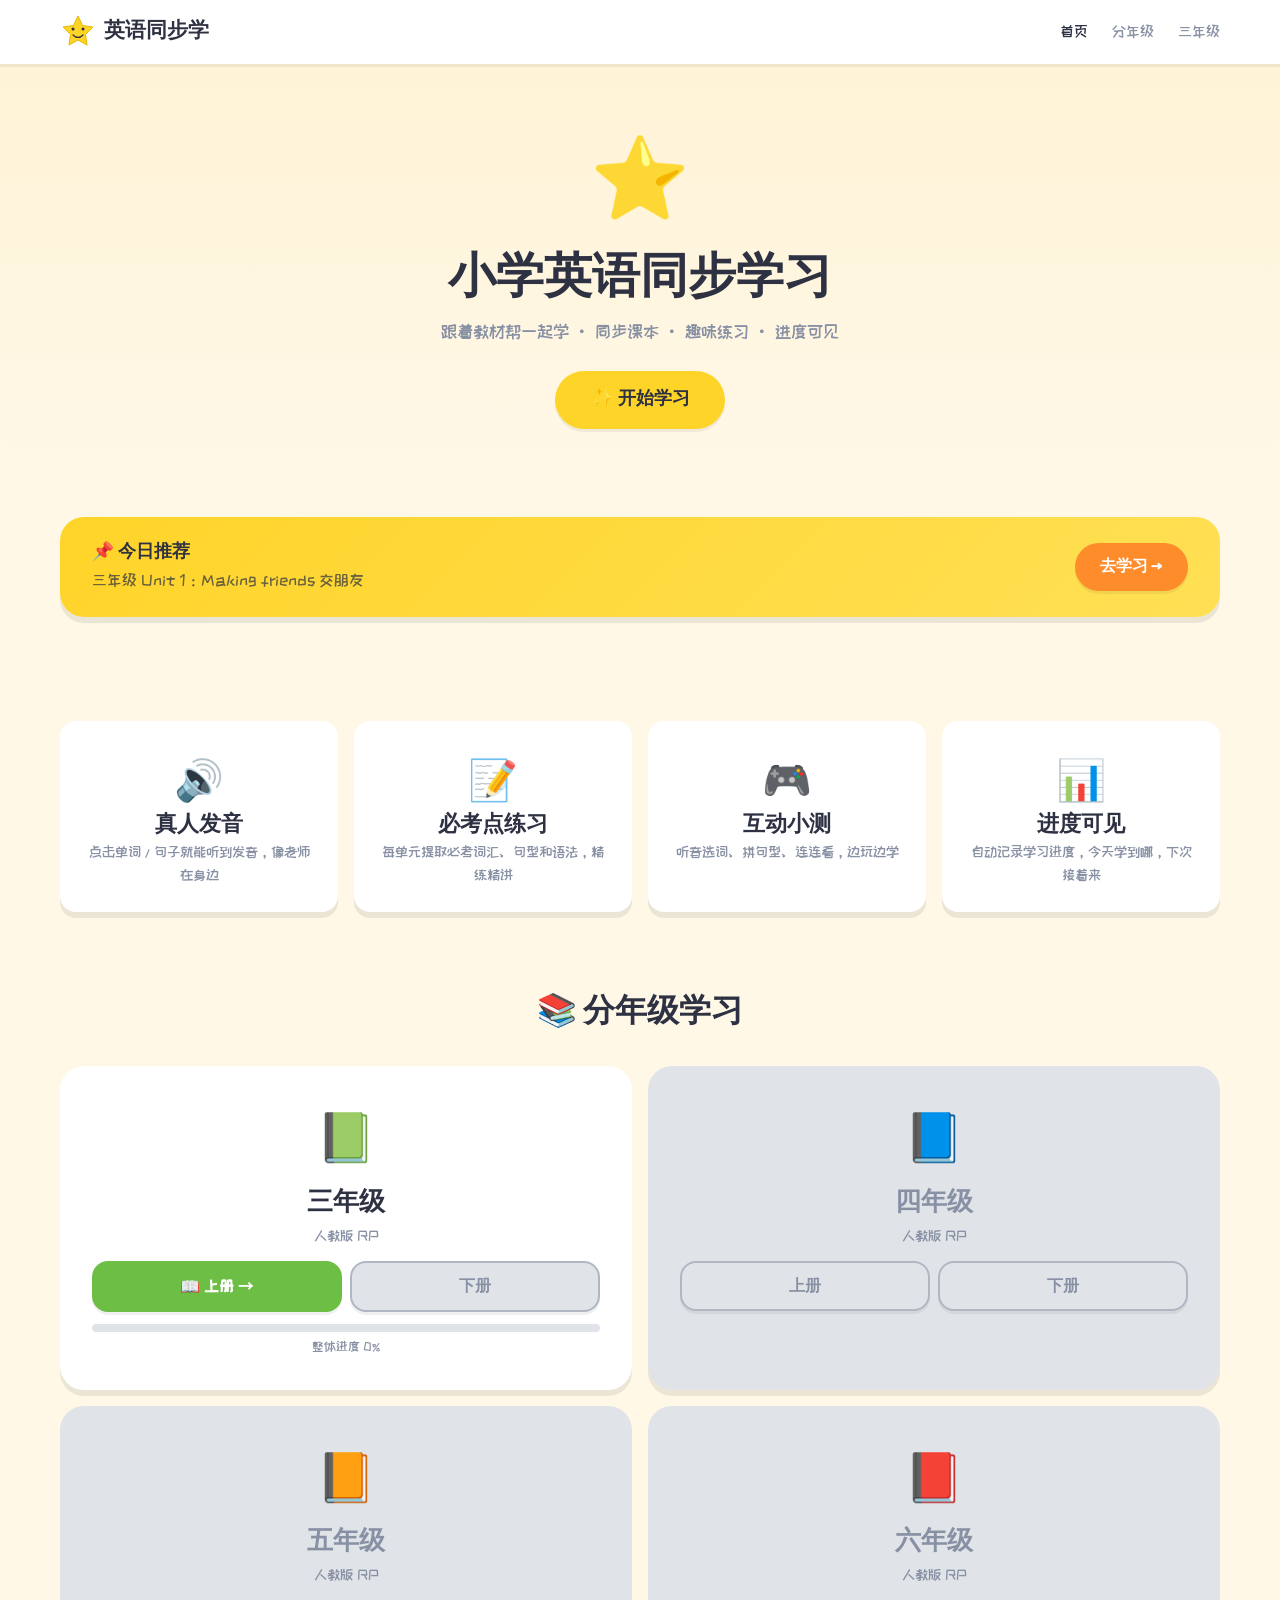
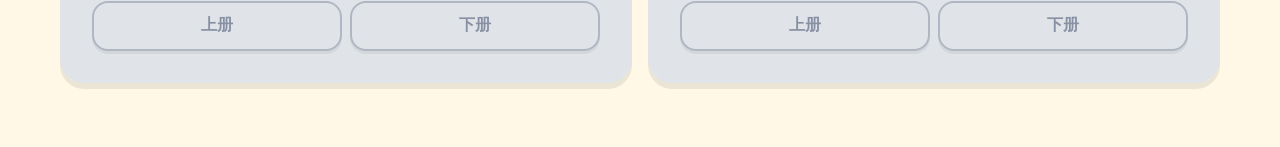
<file: index.html>
<!DOCTYPE html>
<html lang="zh-CN">
<head>
  <meta charset="UTF-8">
  <meta name="viewport" content="width=device-width, initial-scale=1.0">
  <title>小学英语同步学习 — 跟着教材帮一起学</title>
  <link rel="stylesheet" href="assets/css/tokens.css">
  <link rel="stylesheet" href="assets/css/base.css">
  <link rel="stylesheet" href="assets/css/components.css">
  <link rel="stylesheet" href="assets/css/layout.css">
</head>
<body>
  <!-- Navbar -->
  <nav class="navbar">
    <div class="container">
      <a href="index.html" class="nav-logo">
        <svg width="36" height="36" viewBox="0 0 36 36"><use href="assets/img/mascot-star.svg#star"/></svg>
        英语同步学
      </a>
      <div class="nav-links">
        <a href="index.html" class="active">首页</a>
        <a href="#grades">分年级</a>
        <a href="grade3.html">三年级</a>
      </div>
    </div>
  </nav>

  <!-- Main -->
  <main class="page-wrap">
    <!-- Hero -->
    <section class="hero">
      <div class="container">
        <div class="hero-mascot">⭐</div>
        <h1>小学英语同步学习</h1>
        <p>跟着教材帮一起学 · 同步课本 · 趣味练习 · 进度可见</p>
        <div class="hero-actions">
          <a href="grade3.html" class="btn btn-primary btn-lg">✨ 开始学习</a>
        </div>
      </div>
    </section>

    <!-- Daily Recommend -->
    <section class="section">
      <div class="container">
        <div class="daily-card" id="daily-recommend">
          <div class="daily-card__info">
            <h3>📌 今日推荐</h3>
            <p id="daily-text">正在加载…</p>
          </div>
          <a href="grade3/unit.html?unit=u1" class="btn btn-accent">去学习 →</a>
        </div>
      </div>
    </section>

    <!-- Features -->
    <section class="section section--tight">
      <div class="container">
        <div class="highlight-grid">
          <div class="card" style="text-align:center">
            <div style="font-size:2.5rem">🔊</div>
            <h3>真人发音</h3>
            <p style="color:var(--c-gray);font-size:.9rem">点击单词 / 句子就能听到发音，像老师在身边</p>
          </div>
          <div class="card" style="text-align:center">
            <div style="font-size:2.5rem">📝</div>
            <h3>必考点练习</h3>
            <p style="color:var(--c-gray);font-size:.9rem">每单元提取必考词汇、句型和语法，精练精讲</p>
          </div>
          <div class="card" style="text-align:center">
            <div style="font-size:2.5rem">🎮</div>
            <h3>互动小测</h3>
            <p style="color:var(--c-gray);font-size:.9rem">听音选词、拼句型、连连看，边玩边学</p>
          </div>
          <div class="card" style="text-align:center">
            <div style="font-size:2.5rem">📊</div>
            <h3>进度可见</h3>
            <p style="color:var(--c-gray);font-size:.9rem">自动记录学习进度，今天学到哪，下次接着来</p>
          </div>
        </div>
      </div>
    </section>

    <!-- Grade Navigation -->
    <section class="section" id="grades">
      <div class="container">
        <h2 style="text-align:center;margin-bottom:1.5rem">📚 分年级学习</h2>
        <div class="grade-grid" id="grade-grid"></div>
      </div>
    </section>
  </main>

  <script type="module">
    import { Progress } from './assets/js/core/progress.js';

    // Render grade cards
    const res = await fetch('data/grades.json');
    const { grades } = await res.json();
    const grid = document.getElementById('grade-grid');

    const totalSectionsMap = { u1: 11, u2: 11, u3: 11, u4: 11, u5: 11, u6: 11, rev: 6 };
    const unitIds = ['u1', 'u2', 'u3', 'u4', 'u5', 'u6', 'rev'];
    const gp = Progress.getGradeProgress(3, unitIds, totalSectionsMap);

    function semButtons(g) {
      return (g.semesters || []).map(s => s.active
        ? `<a href="${s.url}" class="sem-btn sem-btn--go">📖 ${s.label} →</a>`
        : `<button class="sem-btn sem-btn--off" disabled>${s.label}</button>`
      ).join('');
    }

    for (const g of grades) {
      const card = document.createElement('div');
      const active = g.active;

      if (active) {
        // Calculate overall G3 progress
        const total = gp.reduce((s, u) => s + (totalSectionsMap[u.unitId] || 10), 0);
        const done = gp.reduce((s, u) => s + u.completed.length, 0);
        const pct = total > 0 ? Math.round((done / total) * 100) : 0;

        card.className = 'grade-card card--active';
        card.innerHTML = `
          <div class="grade-card__icon">${g.icon}</div>
          <div class="grade-card__title">${g.label}</div>
          <div class="grade-card__sub">${g.desc}</div>
          <div class="sem-row">${semButtons(g)}</div>
          <div class="progress-bar" style="margin-top:.75rem">
            <div class="progress-bar__fill" style="width:${pct}%"></div>
          </div>
          <div style="font-size:.8rem;color:var(--c-gray);margin-top:.35rem">整体进度 ${pct}%</div>
        `;
      } else {
        card.className = 'grade-card grade-card--coming';
        card.innerHTML = `
          <div class="grade-card__icon">${g.icon}</div>
          <div class="grade-card__title">${g.label}</div>
          <div class="grade-card__sub">${g.desc}</div>
          <div class="sem-row">${semButtons(g)}</div>
        `;
      }
      grid.appendChild(card);
    }

    // Daily recommend
    const recUnit = Progress.getRecommendedUnit(3, unitIds, totalSectionsMap);
    const metaRes = await fetch('data/grade3/meta.json');
    const meta = await metaRes.json();
    const unit = meta.units.find(u => u.id === recUnit) || meta.units[0];
    document.getElementById('daily-text').textContent =
      `三年级 Unit ${unit.number}：${unit.titleEn} ${unit.titleZh}`;
  </script>
</body>
</html>
</file>
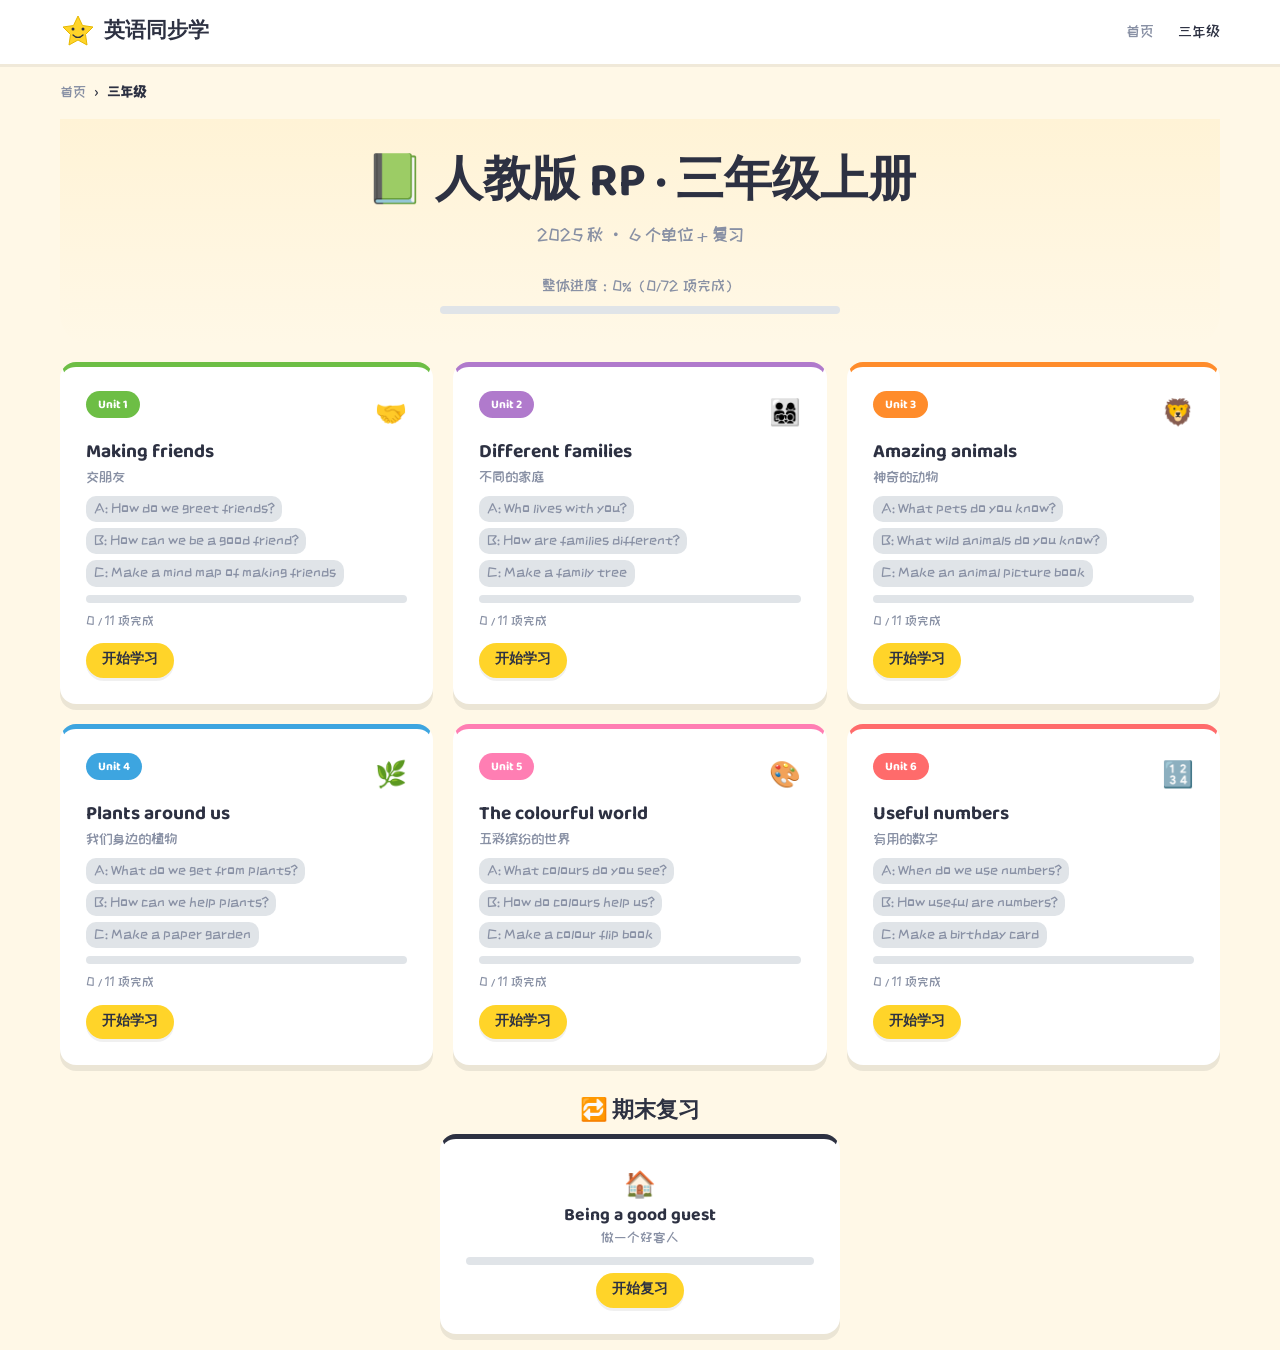
<file: grade3.html>
<!DOCTYPE html>
<html lang="zh-CN">
<head>
  <meta charset="UTF-8">
  <meta name="viewport" content="width=device-width, initial-scale=1.0">
  <title>三年级英语同步学习 — 教材帮 RP · 2025 秋</title>
  <link rel="stylesheet" href="assets/css/tokens.css">
  <link rel="stylesheet" href="assets/css/base.css">
  <link rel="stylesheet" href="assets/css/components.css">
  <link rel="stylesheet" href="assets/css/layout.css">
</head>
<body>
  <nav class="navbar">
    <div class="container">
      <a href="index.html" class="nav-logo">
        <svg width="36" height="36"><use href="assets/img/mascot-star.svg#star"/></svg>
        英语同步学
      </a>
      <div class="nav-links">
        <a href="index.html">首页</a>
        <a href="grade3.html" class="active">三年级</a>
      </div>
    </div>
  </nav>

  <main class="page-wrap">
    <div class="container">
      <!-- Breadcrumb -->
      <div class="breadcrumb">
        <a href="index.html">首页</a>
        <span>›</span>
        <span>三年级</span>
      </div>

      <!-- Grade Banner -->
      <section class="hero" style="padding:2rem 1rem">
        <h1>📗 人教版 RP · 三年级上册</h1>
        <p>2025 秋 · 6 个单位 + 复习</p>
        <div id="grade-progress" style="margin-top:1rem;font-size:.95rem;color:var(--c-gray)">加载中…</div>
        <div class="progress-bar" style="max-width:400px;margin:.5rem auto 0">
          <div class="progress-bar__fill" id="overall-bar" style="width:0%"></div>
        </div>
      </section>

      <!-- Unit Grid -->
      <section class="section section--tight">
        <div class="grid-3" id="unit-grid" style="gap:1.25rem"></div>
      </section>

      <!-- Revision -->
      <section class="section section--tight" style="text-align:center" id="revision-section"></section>
    </div>
  </main>

  <script type="module">
    import { Progress } from './assets/js/core/progress.js';

    const res = await fetch('data/grade3/meta.json');
    const meta = await res.json();

    const totalSectionsMap = meta.totalSections;
    const unitIds = meta.units.map(u => u.id);
    const allIds = [...unitIds, meta.revision.id];
    const allMap = { ...totalSectionsMap, [meta.revision.id]: totalSectionsMap.rev || 6 };
    const gp = Progress.getGradeProgress(3, allIds, allMap);

    // Overall progress
    const totalDone = gp.reduce((s, u) => s + u.completed.length, 0);
    const totalAll = Object.values(allMap).reduce((s, n) => s + n, 0);
    const overallPct = totalAll > 0 ? Math.round((totalDone / totalAll) * 100) : 0;
    document.getElementById('grade-progress').textContent = `整体进度：${overallPct}%（${totalDone}/${totalAll} 项完成）`;
    document.getElementById('overall-bar').style.width = `${overallPct}%`;

    // Unit cards
    const grid = document.getElementById('unit-grid');
    for (let i = 0; i < meta.units.length; i++) {
      const u = meta.units[i];
      const p = gp.find(x => x.unitId === u.id);
      const pct = Math.round((p?.progress || 0) * 100);
      const total = totalSectionsMap[u.id] || 10;
      const status = pct >= 100 ? '✅ 已完成' : pct > 0 ? `继续学习（${pct}%）` : '开始学习';

      const card = document.createElement('div');
      card.className = `card ${u.coming ? 'card--disabled' : 'card--clickable'}`;
      card.style.borderTop = `5px solid ${u.color}`;
      card.innerHTML = `
        <div style="display:flex;justify-content:space-between;align-items:start;margin-bottom:.5rem">
          <span class="badge badge--unit" style="background:${u.color}">Unit ${u.number}</span>
          <span style="font-size:1.6rem">${u.icon}</span>
        </div>
        <h3 style="font-size:1.2rem">${u.titleEn}</h3>
        <p style="font-size:.9rem;color:var(--c-gray)">${u.titleZh}</p>
        <div style="display:flex;gap:.35rem;flex-wrap:wrap;margin:.5rem 0">
          <small style="background:var(--c-gray3);padding:.15rem .5rem;border-radius:10px">A: ${u.partA}</small>
          <small style="background:var(--c-gray3);padding:.15rem .5rem;border-radius:10px">B: ${u.partB}</small>
          <small style="background:var(--c-gray3);padding:.15rem .5rem;border-radius:10px">C: ${u.partC}</small>
        </div>
        <div class="progress-bar" style="margin:.5rem 0">
          <div class="progress-bar__fill" style="width:${pct}%"></div>
        </div>
        <div style="display:flex;justify-content:space-between;align-items:center;font-size:.8rem;color:var(--c-gray)">
          <span>${p.completed.length} / ${total} 项完成</span>
          ${p.score ? `<span>📝 ${p.score.correct}/${p.score.total}</span>` : ''}
        </div>
        <div style="margin-top:.75rem">
          ${u.coming
            ? '<button class="btn btn-outline btn-sm" disabled>敬请期待</button>'
            : `<a href="${u.url}" class="btn ${pct >= 100 ? 'btn-green' : 'btn-primary'} btn-sm">${status}</a>`
          }
        </div>
      `;
      grid.appendChild(card);
    }

    // Revision section
    const rev = meta.revision;
    const revP = gp.find(x => x.unitId === rev.id);
    const revPct = Math.round((revP?.progress || 0) * 100);
    const revSec = document.getElementById('revision-section');
    revSec.innerHTML = `
      <h3 style="margin-bottom:.5rem">🔁 期末复习</h3>
      <div class="card" style="max-width:400px;margin:0 auto;border-top:5px solid var(--c-ink)">
        <span style="font-size:1.6rem">${rev.icon}</span>
        <h3 style="font-size:1.1rem">${rev.titleEn}</h3>
        <p style="font-size:.85rem;color:var(--c-gray)">${rev.titleZh}</p>
        <div class="progress-bar" style="margin:.5rem 0"><div class="progress-bar__fill" style="width:${revPct}%"></div></div>
        <a href="${rev.url}" class="btn ${revPct >= 100 ? 'btn-green' : 'btn-primary'} btn-sm">${revPct >= 100 ? '复习完成' : '开始复习'}</a>
      </div>
    `;
  </script>
</body>
</html>
</file>
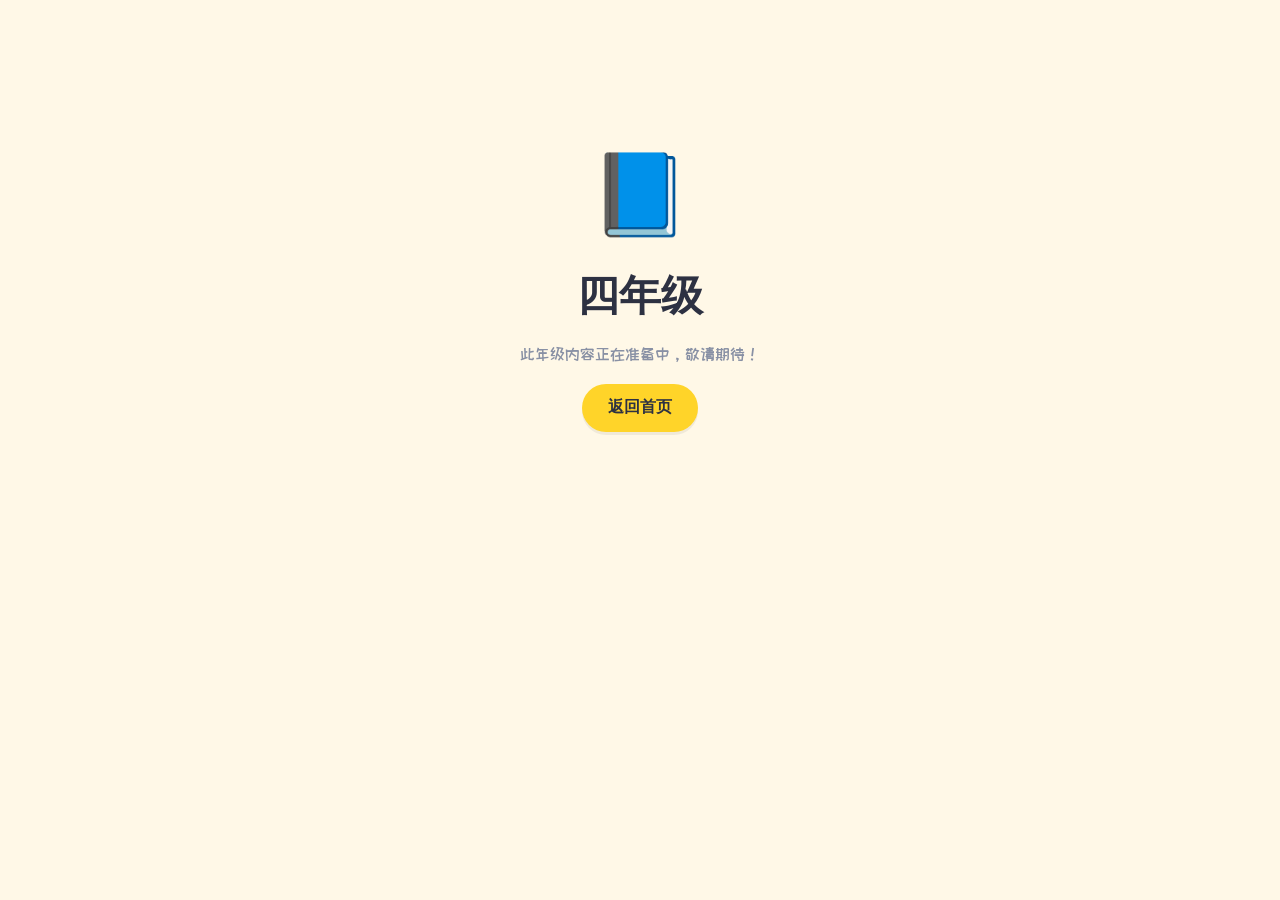
<file: grade4.html>
<!DOCTYPE html>
<html lang="zh-CN"><head><meta charset="UTF-8"><meta name="viewport" content="width=device-width,initial-scale=1.0">
<title>四年级 · 英语同步学</title>
<link rel="stylesheet" href="assets/css/tokens.css"><link rel="stylesheet" href="assets/css/base.css"><link rel="stylesheet" href="assets/css/components.css"><link rel="stylesheet" href="assets/css/layout.css">
</head><body>
<main class="page-wrap"><div class="container" style="text-align:center;padding:4rem 1rem">
<div style="font-size:5rem;margin-bottom:1rem">📘</div>
<h1>四年级</h1><p style="color:var(--c-gray);margin:1rem 0">此年级内容正在准备中，敬请期待！</p>
<a href="index.html" class="btn btn-primary">返回首页</a></div></main></body></html>
</file>
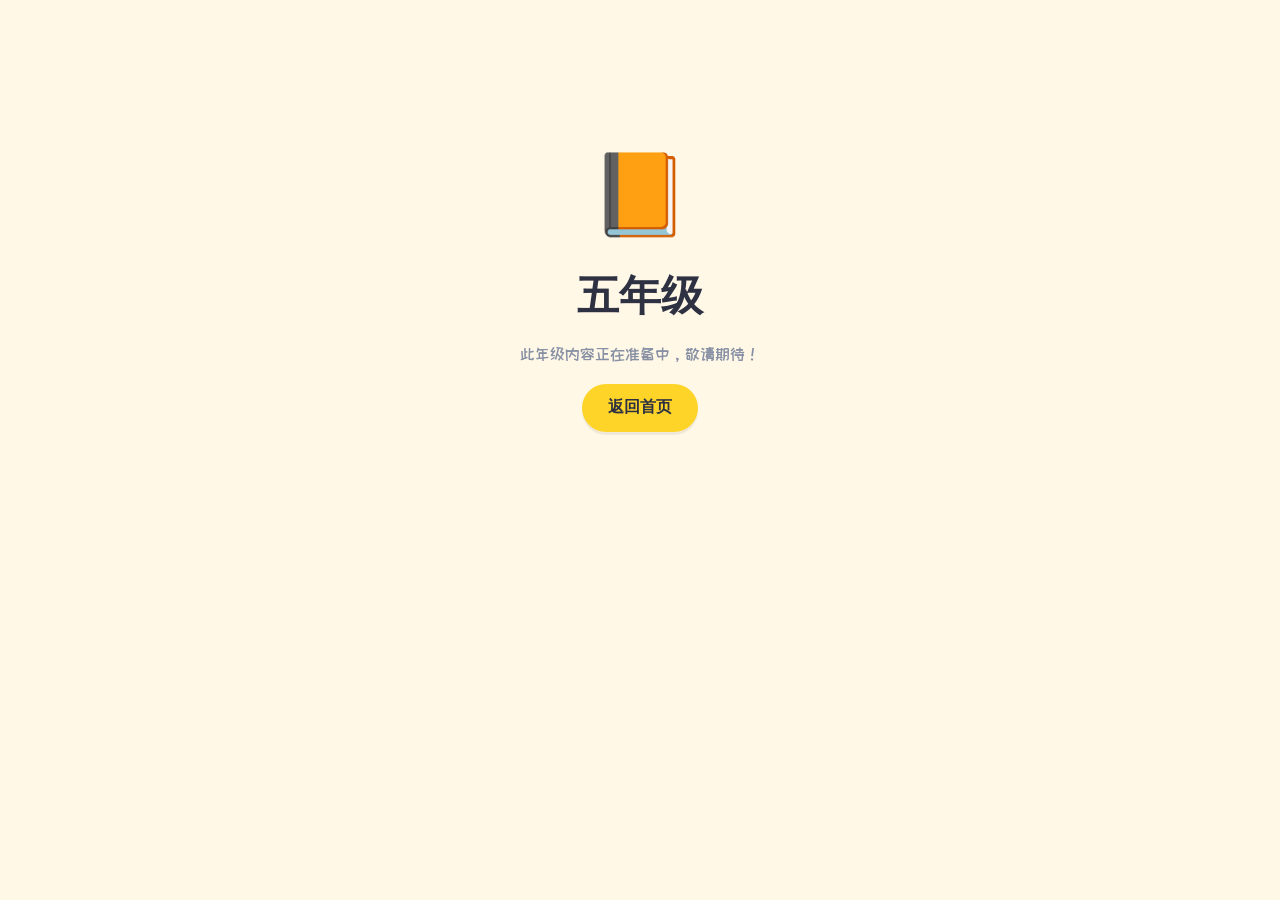
<file: grade5.html>
<!DOCTYPE html>
<html lang="zh-CN"><head><meta charset="UTF-8"><meta name="viewport" content="width=device-width,initial-scale=1.0">
<title>五年级 · 英语同步学</title>
<link rel="stylesheet" href="assets/css/tokens.css"><link rel="stylesheet" href="assets/css/base.css"><link rel="stylesheet" href="assets/css/components.css"><link rel="stylesheet" href="assets/css/layout.css">
</head><body>
<main class="page-wrap"><div class="container" style="text-align:center;padding:4rem 1rem">
<div style="font-size:5rem;margin-bottom:1rem">📙</div>
<h1>五年级</h1><p style="color:var(--c-gray);margin:1rem 0">此年级内容正在准备中，敬请期待！</p>
<a href="index.html" class="btn btn-primary">返回首页</a></div></main></body></html>
</file>
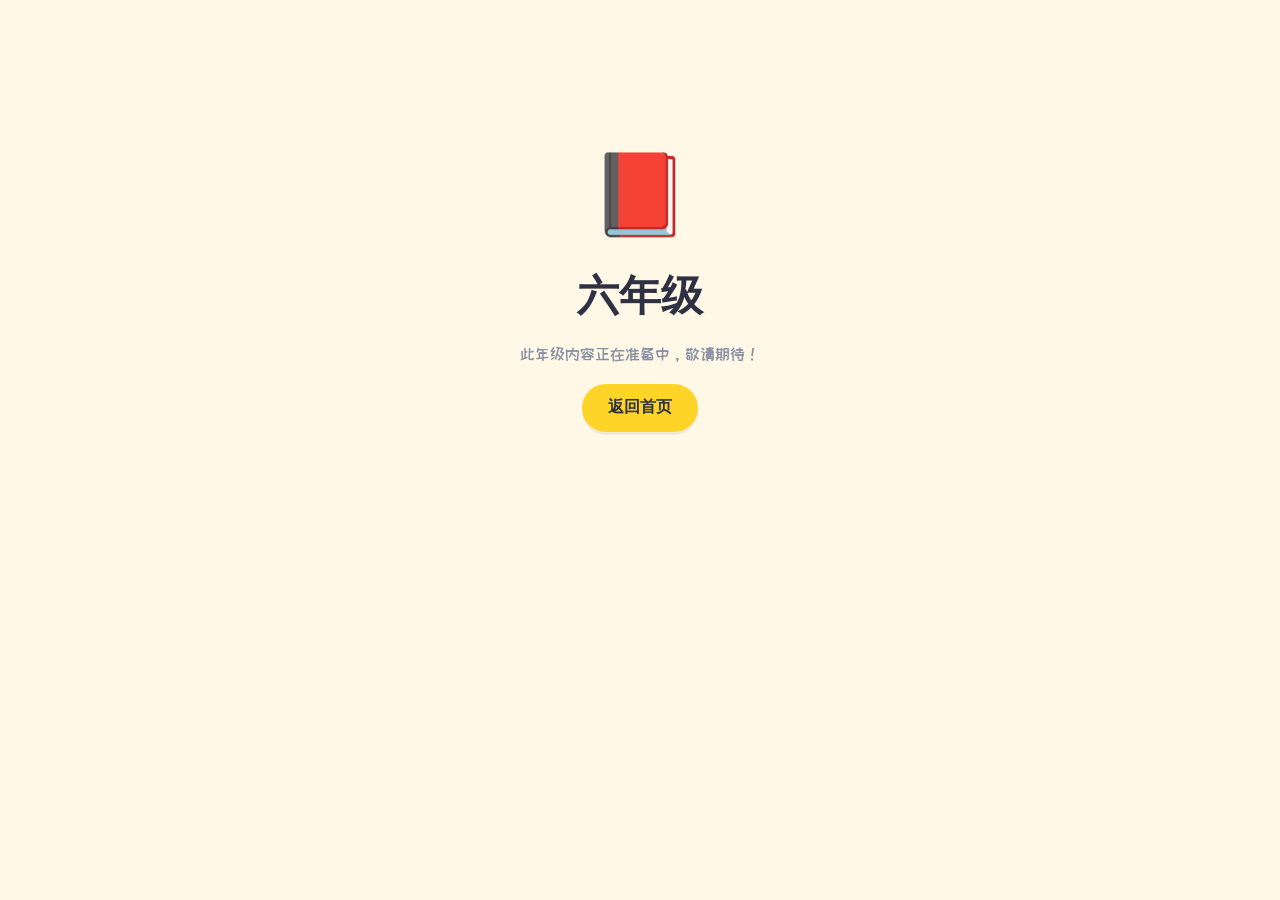
<file: grade6.html>
<!DOCTYPE html>
<html lang="zh-CN"><head><meta charset="UTF-8"><meta name="viewport" content="width=device-width,initial-scale=1.0">
<title>六年级 · 英语同步学</title>
<link rel="stylesheet" href="assets/css/tokens.css"><link rel="stylesheet" href="assets/css/base.css"><link rel="stylesheet" href="assets/css/components.css"><link rel="stylesheet" href="assets/css/layout.css">
</head><body>
<main class="page-wrap"><div class="container" style="text-align:center;padding:4rem 1rem">
<div style="font-size:5rem;margin-bottom:1rem">📕</div>
<h1>六年级</h1><p style="color:var(--c-gray);margin:1rem 0">此年级内容正在准备中，敬请期待！</p>
<a href="index.html" class="btn btn-primary">返回首页</a></div></main></body></html>
</file>
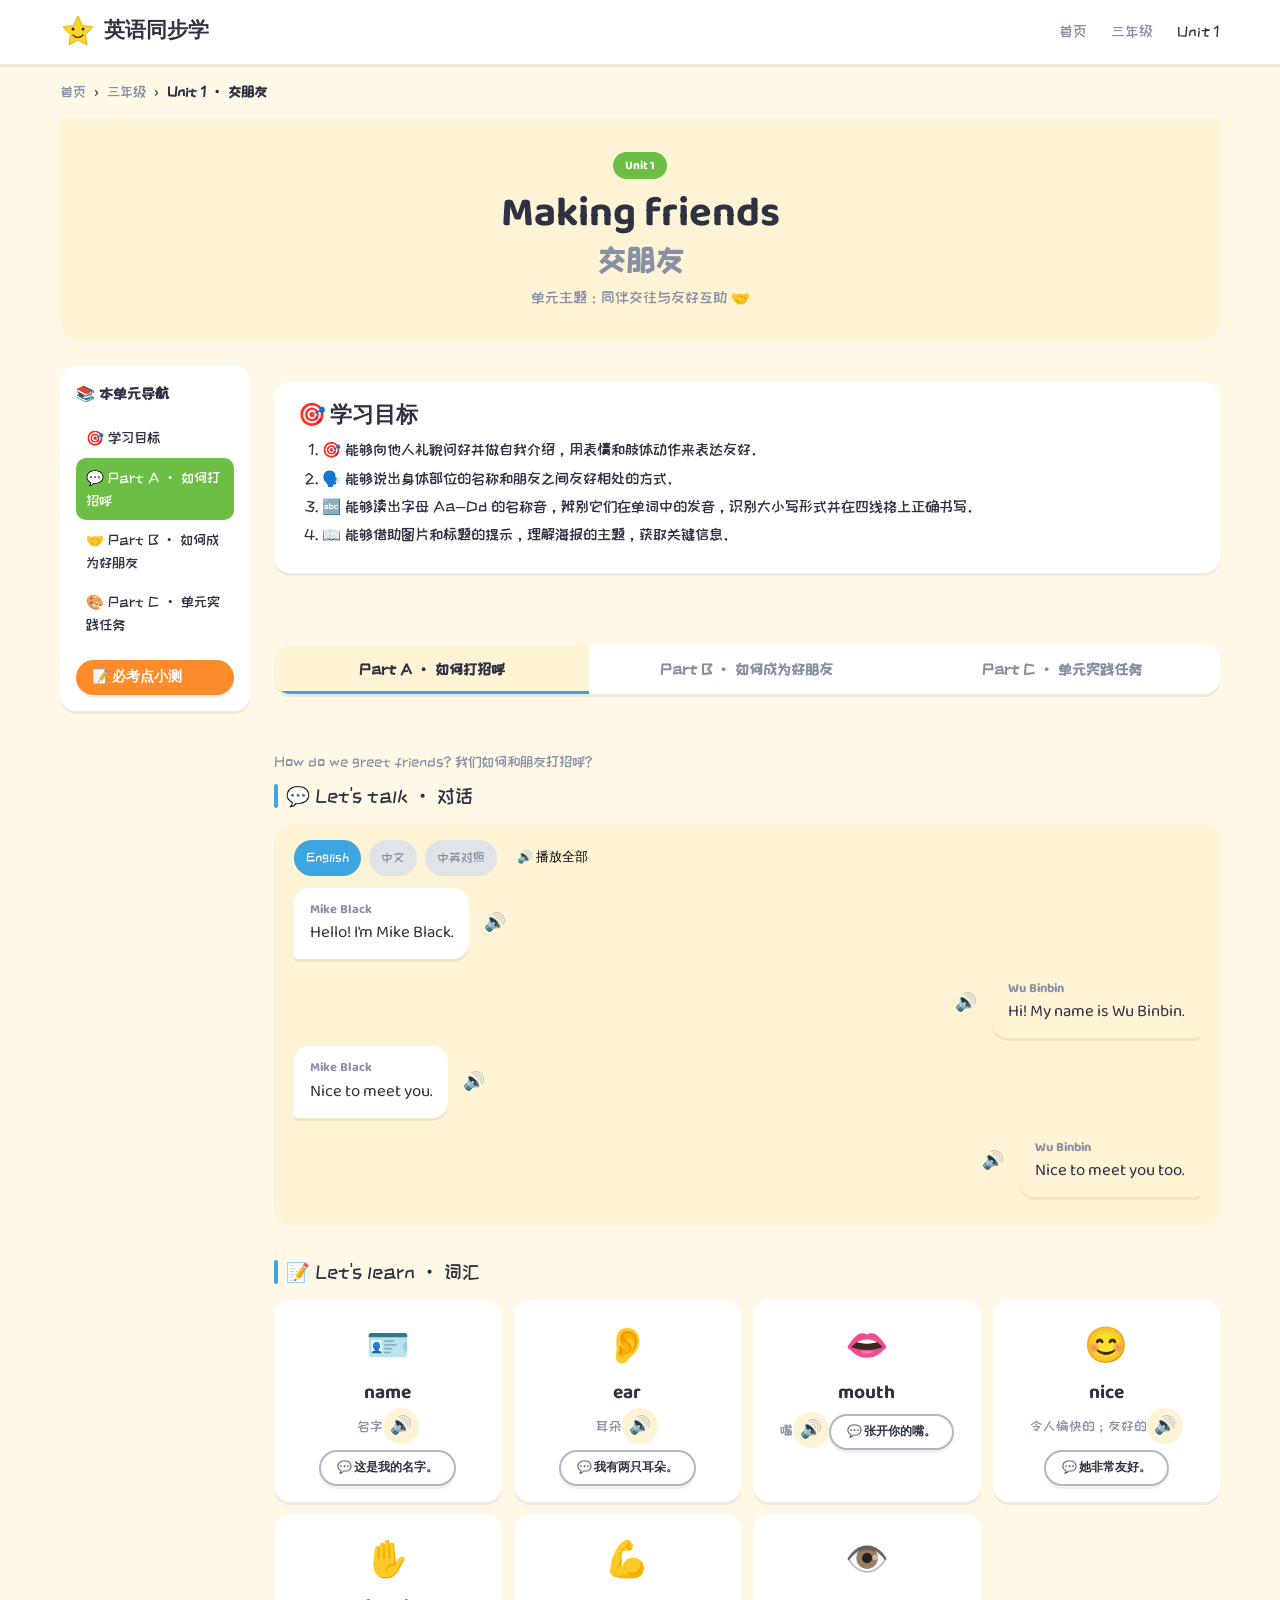
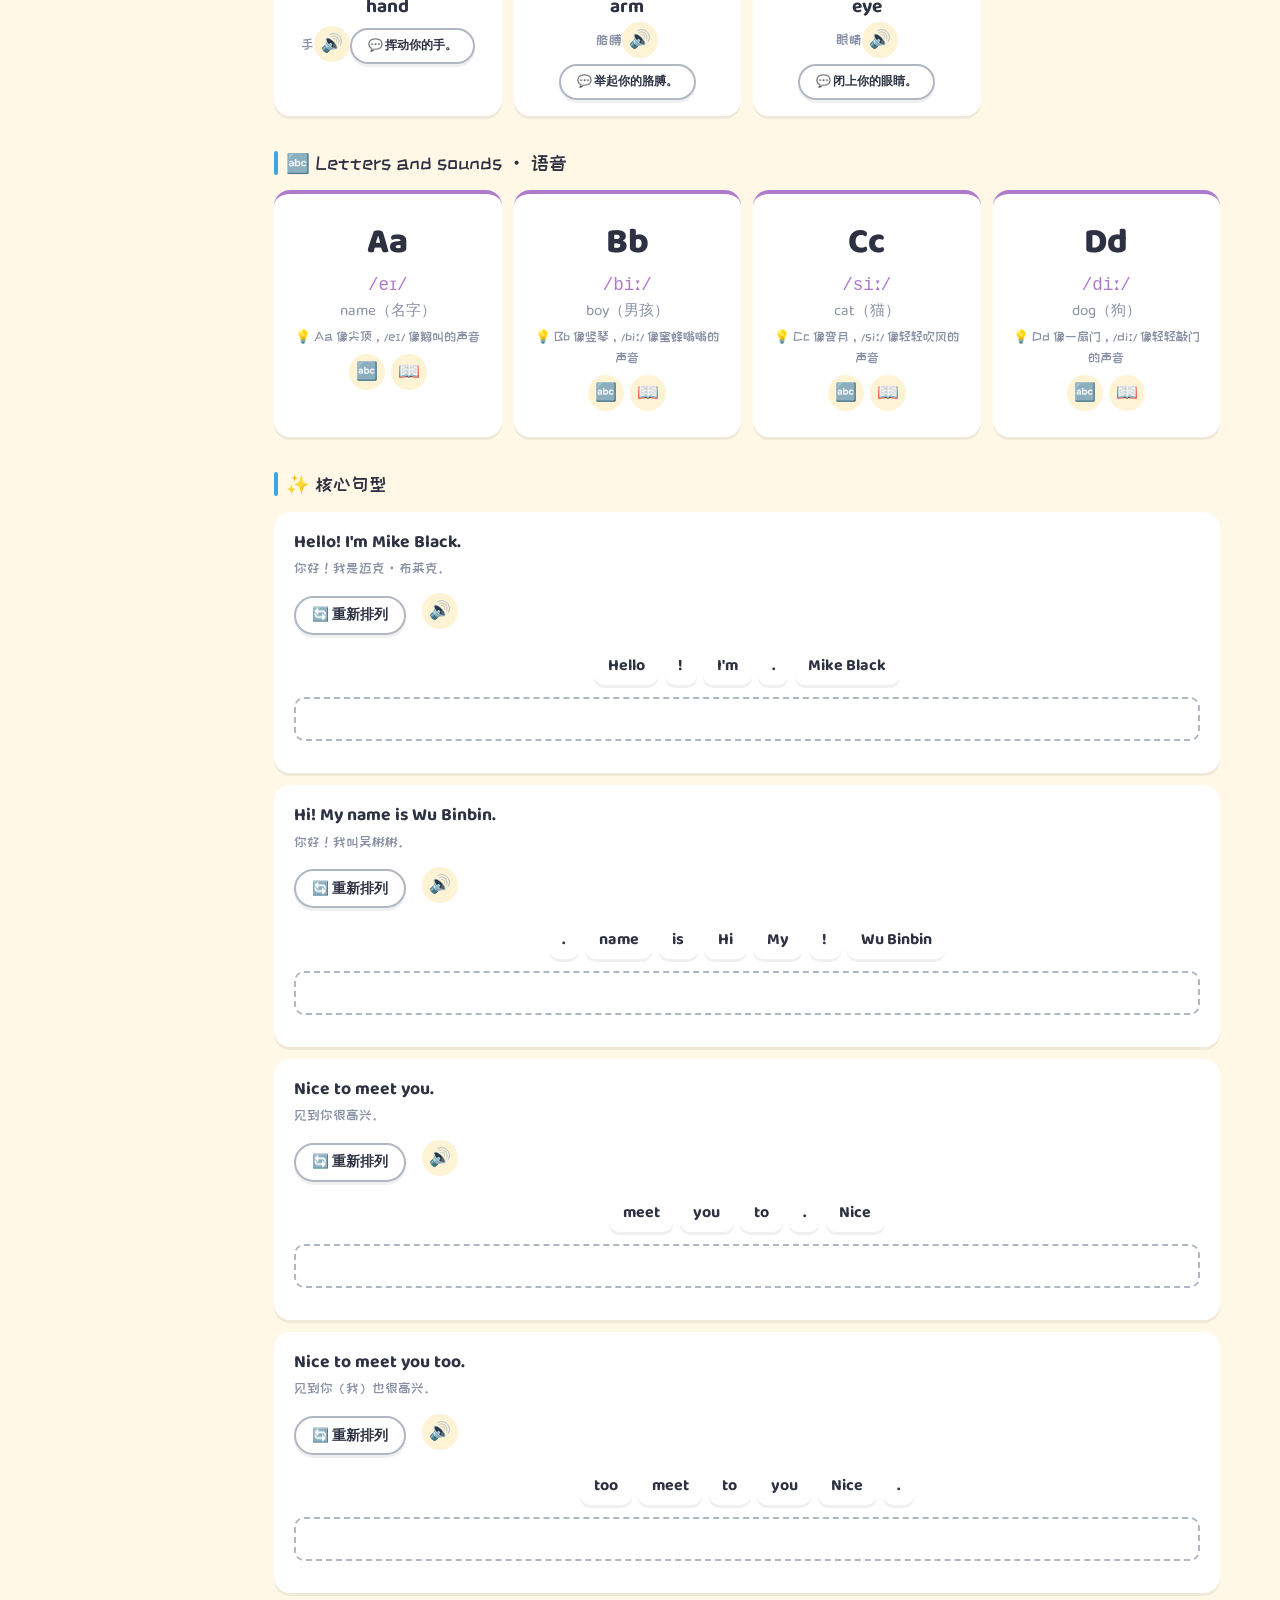
<file: grade3/unit.html>
<!DOCTYPE html>
<html lang="zh-CN">
<head>
  <meta charset="UTF-8">
  <meta name="viewport" content="width=device-width, initial-scale=1.0">
  <title>单元学习 — 三年级英语同步学</title>
  <link rel="stylesheet" href="../assets/css/tokens.css">
  <link rel="stylesheet" href="../assets/css/base.css">
  <link rel="stylesheet" href="../assets/css/components.css">
  <link rel="stylesheet" href="../assets/css/layout.css">
  <link rel="stylesheet" href="../assets/css/unit.css">
  <link rel="stylesheet" href="../assets/css/quiz.css">
</head>
<body>
  <nav class="navbar">
    <div class="container">
      <a href="../index.html" class="nav-logo">
        <svg width="36" height="36"><use href="../assets/img/mascot-star.svg#star"/></svg>
        英语同步学
      </a>
      <div class="nav-links">
        <a href="../index.html">首页</a>
        <a href="../grade3.html">三年级</a>
        <a href="#" id="nav-current-unit" class="active">单元</a>
      </div>
    </div>
  </nav>

  <main class="page-wrap unit-page" id="unit-page-root">
    <div class="container">
      <!-- Breadcrumb (filled by JS) -->
      <div class="breadcrumb" id="breadcrumb"></div>

      <!-- Unit Header (filled by JS) -->
      <header class="unit-header" id="unit-header"></header>

      <!-- Left sidebar navigation + content -->
      <div class="unit-layout">

        <!-- Sidebar nav (filled by JS) -->
        <aside class="unit-nav">
          <div class="unit-nav__title">📚 本单元导航</div>
          <nav id="unit-nav-links"></nav>
          <button class="btn btn-accent btn-sm unit-nav__test" id="nav-mini-test" style="margin-top:1rem;width:100%">📝 必考点小测</button>
        </aside>

        <div class="unit-content">

      <!-- Learning Objectives -->
      <section class="section--tight" id="sec-objectives">
        <div class="objectives">
          <h3 style="margin-bottom:.5rem">🎯 学习目标</h3>
          <ol id="objectives-list"></ol>
        </div>
      </section>

      <!-- Part Tabs -->
      <section class="section--tight">
        <div class="tabs" role="tablist" id="part-tabs"></div>
      </section>

      <!-- Part Panels (filled by JS) -->
      <div id="unit-panels"></div>

        </div><!-- /unit-content -->
      </div><!-- /unit-layout -->
    </div>
  </main>

  <script type="module" src="../assets/js/pages/unit.js"></script>
  <script type="module">
    import { initUnit } from '../assets/js/pages/unit.js';
    initUnit();
  </script>
</body>
</html>
</file>
<file: assets/css/tokens.css>
/* === Design Tokens === */
:root {
  /* Colors — 教材帮风格 */
  --c-yellow:   #FFD429;
  --c-green:    #6DBE45;
  --c-orange:   #FF8C2B;
  --c-blue:     #3DA5E0;
  --c-purple:   #B07ACC;
  --c-red:      #FF6B6B;
  --c-pink:     #FF7EB3;
  --c-cream:    #FFF8E7;
  --c-cream2:   #FFF3D6;
  --c-ink:      #2D3142;
  --c-gray:     #8890A4;
  --c-gray2:    #B0B7C3;
  --c-gray3:    #E0E4E8;
  --c-bg:       #FBFBFB;
  --c-surface:  #FFFFFF;

  /* Shadows — 童趣硬阴影 */
  --shadow-sm:  0 3px 0 rgba(0,0,0,.06);
  --shadow-md:  0 6px 0 rgba(0,0,0,.08);
  --shadow-lg:  0 10px 0 rgba(0,0,0,.10);
  --shadow-card-hover: 0 12px 20px rgba(0,0,0,.12);

  /* Radii */
  --radius-xs:  6px;
  --radius-sm:  10px;
  --radius-md:  16px;
  --radius-lg:  24px;
  --radius-xl:  32px;

  /* Typography */
  --font-cn:    "ZCOOL KuaiLe", "Noto Sans SC", "Microsoft YaHei", sans-serif;
  --font-en:    "Baloo 2", "Fredoka", "Comic Sans MS", cursive, sans-serif;
  --font-mono:  "SF Mono", "Fira Code", monospace;

  /* Sizing */
  --max-width:  1200px;
  --nav-height: 64px;

  /* Transitions */
  --ease:       cubic-bezier(0.4, 0, 0.2, 1);
  --fast:       150ms;
  --normal:     250ms;
  --slow:       500ms;
}

/* Unit theme colors — matches textbook */
[data-unit-theme="u1"] { --theme: var(--c-green);  }
[data-unit-theme="u2"] { --theme: var(--c-purple); }
[data-unit-theme="u3"] { --theme: var(--c-orange); }
[data-unit-theme="u4"] { --theme: var(--c-blue);   }
[data-unit-theme="u5"] { --theme: var(--c-pink);   }
[data-unit-theme="u6"] { --theme: var(--c-red);    }

/* Part indicators */
[data-part="A"] { --part-color: var(--c-blue);   }
[data-part="B"] { --part-color: var(--c-purple); }
[data-part="C"] { --part-color: var(--c-orange); }
</file>
<file: assets/css/base.css>
/* === Base Reset & Typography === */
@import url('https://fonts.googleapis.com/css2?family=ZCOOL+KuaiLe&family=Baloo+2:wght@500;600;700;800&family=Noto+Sans+SC:wght@400;500;700&display=swap');

*, *::before, *::after { box-sizing: border-box; margin: 0; padding: 0; }

html {
  font-size: 16px;
  scroll-behavior: smooth;
  -webkit-text-size-adjust: 100%;
}

body {
  font-family: var(--font-cn);
  color: var(--c-ink);
  background: var(--c-cream);
  line-height: 1.6;
  min-height: 100vh;
  overflow-x: hidden;
}

h1, h2, h3, h4 {
  font-family: var(--font-en);
  line-height: 1.3;
  font-weight: 700;
}

h1 { font-size: clamp(1.8rem, 4vw, 2.6rem); }
h2 { font-size: clamp(1.4rem, 3vw, 2rem); }
h3 { font-size: clamp(1.1rem, 2vw, 1.4rem); }

a { color: var(--c-blue); text-decoration: none; }
a:hover { text-decoration: underline; }

img, svg { max-width: 100%; display: block; }

button {
  font-family: var(--font-en);
  cursor: pointer;
  border: none;
  background: none;
  font-size: inherit;
}
button:focus-visible { outline: 3px solid var(--c-blue); outline-offset: 2px; }

small { font-size: 0.85em; color: var(--c-gray); }

em { font-style: normal; color: var(--c-orange); font-weight: 600; }

mark {
  background: linear-gradient(transparent 60%, var(--c-yellow) 60%);
  padding: 0 2px;
}

/* Utility */
.container {
  max-width: var(--max-width);
  margin: 0 auto;
  padding: 0 1.25rem;
}

.sr-only {
  position: absolute; width: 1px; height: 1px;
  padding: 0; margin: -1px; overflow: hidden;
  clip: rect(0,0,0,0); border: 0;
}

.page-wrap {
  padding-top: var(--nav-height);
  min-height: 100vh;
}

/* Breadcrumb */
.breadcrumb {
  display: flex; gap: .5rem; flex-wrap: wrap;
  padding: 1rem 0; font-size: .9rem;
}
.breadcrumb a { color: var(--c-gray); }
.breadcrumb span { color: var(--c-ink); font-weight: 600; }
</file>
<file: assets/css/components.css>
/* === Reusable Components === */

/* ---- Buttons ---- */
.btn {
  display: inline-flex; align-items: center; gap: .5rem;
  padding: .7rem 1.6rem; border-radius: 50px;
  font-family: var(--font-en); font-weight: 700; font-size: 1rem;
  transition: all var(--fast) var(--ease), box-shadow var(--fast) var(--ease);
  box-shadow: var(--shadow-sm);
}
.btn:hover { transform: translateY(-2px); box-shadow: var(--shadow-md); }
.btn:active { transform: translateY(0); box-shadow: var(--shadow-sm); }

.btn-primary { background: var(--c-yellow); color: var(--c-ink); }
.btn-primary:hover { background: #FFE055; }
.btn-green { background: var(--c-green); color: #fff; }
.btn-green:hover { background: #5DA838; }
.btn-accent { background: var(--c-orange); color: #fff; }
.btn-blue { background: var(--c-blue); color: #fff; }
.btn-outline { background: transparent; border: 2px solid var(--c-gray2); color: var(--c-ink); }
.btn-sm { padding: .4rem 1rem; font-size: .85rem; }
.btn-lg { padding: .9rem 2.2rem; font-size: 1.15rem; }
.btn-round { width: 48px; height: 48px; padding: 0; border-radius: 50%; justify-content: center; }

/* ---- Badge ---- */
.badge {
  display: inline-block; padding: .25rem .75rem; border-radius: 20px;
  font-family: var(--font-en); font-size: .8rem; font-weight: 700;
  background: var(--c-yellow); color: var(--c-ink);
}
.badge--unit { background: var(--theme, var(--c-green)); color: #fff; font-size: .75rem; }

/* ---- Card ---- */
.card {
  background: var(--c-surface); border-radius: var(--radius-md);
  box-shadow: var(--shadow-md); padding: 1.5rem;
  transition: transform var(--fast) var(--ease), box-shadow var(--fast) var(--ease);
  border: 2px solid transparent;
}
.card:hover { transform: translateY(-4px); box-shadow: var(--shadow-card-hover); }
.card--clickable { cursor: pointer; }
.card--active { border-color: var(--c-yellow); }
.card--disabled { opacity: .55; pointer-events: none; }

/* ---- Progress Bar ---- */
.progress-bar {
  width: 100%; height: 8px; border-radius: 4px;
  background: var(--c-gray3); overflow: hidden;
}
.progress-bar__fill {
  height: 100%; border-radius: 4px; background: var(--c-green);
  transition: width var(--slow) var(--ease);
}

/* ---- Tabs ---- */
.tabs {
  display: flex; gap: 0; border-radius: var(--radius-md);
  background: var(--c-surface); box-shadow: var(--shadow-sm);
  overflow: hidden; margin: 1rem 0;
}
.tab-btn {
  flex: 1; padding: .75rem 1rem; font-family: var(--font-cn);
  font-weight: 700; font-size: .95rem; text-align: center;
  color: var(--c-gray); border-bottom: 3px solid transparent;
  transition: all var(--fast) var(--ease);
  background: var(--c-surface);
}
.tab-btn:hover { color: var(--c-ink); background: var(--c-cream); }
.tab-btn.active {
  color: var(--c-ink); border-bottom-color: var(--part-color, var(--c-green)); background: var(--c-cream2);
}
.tab-btn[data-part="A"].active { border-bottom-color: var(--c-blue); }
.tab-btn[data-part="B"].active { border-bottom-color: var(--c-purple); }
.tab-btn[data-part="C"].active { border-bottom-color: var(--c-orange); }

/* ---- Navbar ---- */
.navbar {
  position: fixed; top: 0; left: 0; right: 0; z-index: 100;
  height: var(--nav-height); background: var(--c-surface);
  box-shadow: var(--shadow-sm); display: flex; align-items: center;
}
.navbar .container { display: flex; align-items: center; justify-content: space-between; width: 100%; }
.nav-logo {
  display: flex; align-items: center; gap: .5rem;
  font-family: var(--font-en); font-size: 1.3rem; font-weight: 800; color: var(--c-ink);
}
.nav-logo:hover { text-decoration: none; }
.nav-links { display: flex; gap: 1.5rem; align-items: center; }
.nav-links a { font-family: var(--font-cn); font-weight: 500; color: var(--c-gray); font-size: .95rem; }
.nav-links a:hover, .nav-links a.active { color: var(--c-ink); text-decoration: none; }

/* ---- Section Header ---- */
.section-header {
  display: flex; align-items: center; gap: .75rem; margin-bottom: 1rem;
}

/* ---- Audio Button ---- */
.audio-btn {
  width: 36px; height: 36px; border-radius: 50%;
  display: inline-flex; align-items: center; justify-content: center;
  font-size: 1.1rem; background: var(--c-cream2);
  transition: all var(--fast) var(--ease);
  flex-shrink: 0;
}
.audio-btn:hover { background: var(--c-yellow); transform: scale(1.1); }
.audio-btn.speaking { background: var(--c-green); animation: pulse 1s infinite; }

@keyframes pulse {
  0%, 100% { transform: scale(1); }
  50% { transform: scale(1.15); }
}

/* ---- Shake Animation ---- */
@keyframes shake {
  0%, 100% { transform: translateX(0); }
  25% { transform: translateX(-8px); }
  75% { transform: translateX(8px); }
}
.shake { animation: shake .4s ease; }

/* ---- Confetti (simple) ---- */
@keyframes confetti-fall {
  0% { transform: translateY(0) rotate(0); opacity: 1; }
  100% { transform: translateY(120px) rotate(360deg); opacity: 0; }
}
.confetti {
  position: fixed; pointer-events: none; z-index: 999;
  width: 10px; height: 10px; border-radius: 2px;
  animation: confetti-fall .8s var(--ease) forwards;
}

/* ---- Modal ---- */
.modal-overlay {
  position: fixed; inset: 0; background: rgba(0,0,0,.5);
  display: flex; align-items: center; justify-content: center;
  z-index: 200; padding: 1rem;
}
.modal {
  background: var(--c-surface); border-radius: var(--radius-lg);
  padding: 2rem; max-width: 600px; width: 100%; max-height: 90vh;
  overflow-y: auto; box-shadow: var(--shadow-lg);
}
.modal h2 { margin-bottom: 1rem; }
.modal-close {
  position: absolute; top: 1rem; right: 1rem;
  font-size: 1.5rem; color: var(--c-gray);
}

/* ---- Vocabulary Grid ---- */
.vocab-grid {
  display: grid; gap: .75rem;
  grid-template-columns: repeat(2, 1fr);
}
@media (min-width: 600px) { .vocab-grid { grid-template-columns: repeat(3, 1fr); } }
@media (min-width: 900px) { .vocab-grid { grid-template-columns: repeat(4, 1fr); } }

.vocab-card {
  background: var(--c-surface); border-radius: var(--radius-md);
  padding: 1rem; text-align: center; box-shadow: var(--shadow-sm);
  transition: transform var(--fast) var(--ease);
  cursor: pointer;
}
.vocab-card:hover { transform: translateY(-3px); }
.vocab-card__icon { font-size: 2.2rem; display: block; margin-bottom: .35rem; }
.vocab-card__word { font-family: var(--font-en); font-size: 1.2rem; font-weight: 700; display: block; }
.vocab-card__zh { font-size: .85rem; color: var(--c-gray); }

/* ---- Phonics Card ---- */
.phonics-grid {
  display: grid; gap: .75rem;
  grid-template-columns: repeat(2, 1fr);
}
@media (min-width: 600px) { .phonics-grid { grid-template-columns: repeat(4, 1fr); } }

.phonics-card {
  background: var(--c-surface); border-radius: var(--radius-md);
  padding: 1.25rem; text-align: center; box-shadow: var(--shadow-sm);
  border-top: 4px solid var(--c-purple);
}
.phonics-card__letter { font-family: var(--font-en); font-size: 2.2rem; font-weight: 800; }
.phonics-card__sound { font-family: var(--font-mono); font-size: 1.1rem; color: var(--c-purple); }
.phonics-card__example { font-family: var(--font-en); font-size: .95rem; color: var(--c-gray); }

/* ---- Dialogue Bubble ---- */
.dialogue-box {
  display: flex; flex-direction: column; gap: .5rem; margin: .75rem 0;
}
.dialogue-line {
  display: flex; align-items: center; gap: .5rem; max-width: 85%;
}
.dialogue-line--left { align-self: flex-start; }
.dialogue-line--right { align-self: flex-end; flex-direction: row-reverse; }
.dialogue-bubble {
  background: var(--c-surface); border-radius: var(--radius-md);
  padding: .75rem 1rem; box-shadow: var(--shadow-sm);
  position: relative;
}
.dialogue-line--left .dialogue-bubble { border-bottom-left-radius: 4px; }
.dialogue-line--right .dialogue-bubble { border-bottom-right-radius: 4px; background: var(--c-cream2); }
.dialogue-speaker { font-family: var(--font-en); font-weight: 700; font-size: .8rem; color: var(--c-gray); }
.dialogue-en { font-family: var(--font-en); font-size: 1.05rem; }
.dialogue-zh { font-size: .85rem; color: var(--c-gray); margin-top: .15rem; }

/* ---- Flashcard ---- */
.flashcard-container {
  perspective: 800px; width: 200px; height: 140px; margin: 0 auto;
}
.flashcard {
  width: 100%; height: 100%; position: relative;
  transform-style: preserve-3d;
  transition: transform var(--slow) var(--ease);
  cursor: pointer;
}
.flashcard.flipped { transform: rotateY(180deg); }
.flashcard__face {
  position: absolute; inset: 0; backface-visibility: hidden;
  border-radius: var(--radius-md); box-shadow: var(--shadow-md);
  display: flex; flex-direction: column; align-items: center;
  justify-content: center; padding: 1rem;
}
.flashcard__front { background: var(--c-surface); border: 3px solid var(--c-green); }
.flashcard__back { background: var(--c-cream2); border: 3px solid var(--c-yellow); transform: rotateY(180deg); }
.flashcard__word { font-family: var(--font-en); font-size: 1.4rem; font-weight: 700; }
.flashcard__icon { font-size: 2rem; }

/* ---- Sentence Builder ---- */
.sentence-builder {
  display: flex; flex-wrap: wrap; gap: .4rem; justify-content: center; margin: .75rem 0;
}
.word-block {
  padding: .4rem .85rem; border-radius: var(--radius-sm);
  font-family: var(--font-en); font-weight: 700; font-size: 1rem;
  background: var(--c-surface); box-shadow: var(--shadow-sm);
  cursor: pointer; user-select: none;
  transition: all var(--fast) var(--ease);
}
.word-block:hover { background: var(--c-yellow); }
.word-block.selected { background: var(--c-green); color: #fff; }
.answer-slot {
  min-height: 44px; border: 2px dashed var(--c-gray2);
  border-radius: var(--radius-sm); padding: .4rem;
  display: flex; flex-wrap: wrap; gap: .4rem; align-items: center;
  margin: .5rem 0 1rem;
}
.answer-slot.correct { border-color: var(--c-green); background: #E8F5E0; }
.answer-slot.wrong { border-color: var(--c-red); background: #FFE5E5; }
</file>
<file: assets/css/layout.css>
/* === Layout & Responsive === */

/* Grid utilities */
.grid-2 { display: grid; grid-template-columns: repeat(2, 1fr); gap: 1rem; }
.grid-3 { display: grid; grid-template-columns: repeat(3, 1fr); gap: 1rem; }
.grid-4 { display: grid; grid-template-columns: repeat(4, 1fr); gap: 1rem; }

@media (max-width: 768px) {
  .grid-3, .grid-4 { grid-template-columns: repeat(2, 1fr); }
}
@media (max-width: 480px) {
  .grid-2, .grid-3, .grid-4 { grid-template-columns: 1fr; }
}

/* Home Hero */
.hero {
  text-align: center; padding: 3rem 1rem 2rem;
  background: linear-gradient(180deg, var(--c-cream2) 0%, var(--c-cream) 100%);
  border-radius: 0 0 var(--radius-xl) var(--radius-xl);
}
.hero h1 {
  font-size: clamp(1.8rem, 5vw, 3rem);
  margin-bottom: .5rem;
}
.hero p {
  font-size: 1.1rem; color: var(--c-gray); margin-bottom: 1.5rem;
}
.hero-actions { display: flex; gap: .75rem; justify-content: center; flex-wrap: wrap; }
.hero-mascot { font-size: 5rem; margin-bottom: .5rem; animation: float 3s ease-in-out infinite; }

@keyframes float {
  0%, 100% { transform: translateY(0); }
  50% { transform: translateY(-10px); }
}

/* Grade Cards (Homepage) */
.grade-grid {
  display: grid; gap: 1rem;
  grid-template-columns: repeat(2, 1fr);
  margin: 2rem 0;
}
@media (max-width: 600px) { .grade-grid { grid-template-columns: 1fr; } }

.grade-card {
  background: var(--c-surface); border-radius: var(--radius-lg);
  padding: 2rem; text-align: center; box-shadow: var(--shadow-md);
  transition: all var(--fast) var(--ease);
}
.grade-card:hover { transform: translateY(-4px); box-shadow: var(--shadow-card-hover); }
.grade-card__icon { font-size: 3rem; margin-bottom: .5rem; }
.grade-card__title { font-family: var(--font-en); font-size: 1.6rem; font-weight: 800; }
.grade-card__sub { color: var(--c-gray); font-size: .9rem; }
.grade-card--coming { background: var(--c-gray3); }
.grade-card--coming .grade-card__title { color: var(--c-gray); }

/* Semester buttons inside grade card */
.sem-row {
  display: flex; gap: .5rem; justify-content: center;
  margin-top: .9rem;
}
.sem-btn {
  flex: 1; display: inline-flex; align-items: center; justify-content: center;
  padding: .65rem .5rem; border-radius: var(--radius-md);
  font-size: 1rem; font-weight: 800; cursor: pointer; text-decoration: none;
  border: 2px solid transparent; box-shadow: var(--shadow-sm);
  transition: all var(--fast) var(--ease);
}
.sem-btn--go {
  background: var(--c-green); color: #fff; border-color: var(--c-green);
}
.sem-btn--go:hover { background: #5DA838; transform: translateY(-2px); box-shadow: var(--shadow-md); }
.sem-btn--off {
  background: var(--c-gray3); color: var(--c-gray); border-color: var(--c-gray2);
  cursor: not-allowed;
}

/* Section Spacing */
.section { padding: 2rem 0; }
.section--tight { padding: 1rem 0; }

/* Part tabs content layout */
.part-panel { display: none; padding: 1.5rem 0; }
.part-panel.active { display: block; }

/* Desktop 3-column for parts (future) */
@media (min-width: 900px) {
  .parts-grid {
    display: grid; grid-template-columns: repeat(3, 1fr); gap: 1.5rem;
  }
  .parts-grid .part-panel { display: block; }
}

/* Feature highlight section */
.highlight-grid {
  display: grid; gap: 1rem;
  grid-template-columns: repeat(auto-fit, minmax(240px, 1fr));
  margin: 2rem 0;
}

/* Daily recommend */
.daily-card {
  background: linear-gradient(135deg, var(--c-yellow), #FFE055);
  border-radius: var(--radius-lg); padding: 1.5rem 2rem;
  display: flex; align-items: center; justify-content: space-between;
  flex-wrap: wrap; gap: 1rem; margin: 1.5rem 0;
  box-shadow: var(--shadow-md);
}
.daily-card__info h3 { font-size: 1.1rem; color: var(--c-ink); margin-bottom: .25rem; }
.daily-card__info p { color: var(--c-ink); opacity: .7; }

/* Unit page: sidebar + content two-column layout */
.unit-layout {
  display: flex; gap: 1.5rem; align-items: flex-start;
}
.unit-content {
  flex: 1; min-width: 0;
}
.unit-nav {
  flex: 0 0 190px;
  position: sticky; top: 80px;
  max-height: calc(100vh - 96px); overflow-y: auto;
  background: var(--c-surface); border-radius: var(--radius-md);
  padding: 1rem; box-shadow: var(--shadow-sm);
}
.unit-nav__title {
  font-weight: 800; font-size: .95rem; margin-bottom: .75rem;
}
.unit-nav__link {
  display: flex; align-items: center; gap: .4rem;
  padding: .5rem .6rem; border-radius: var(--radius-sm);
  font-size: .9rem; color: var(--c-ink); text-decoration: none;
  transition: all var(--fast) var(--ease);
}
.unit-nav__link:hover { background: var(--c-cream2); }
.unit-nav__link.active { background: var(--c-green); color: #fff; }
.unit-nav__test { flex-shrink: 0; }

/* Smooth anchor offset under fixed navbar */
.part-panel, #sec-objectives { scroll-margin-top: 90px; }

/* Narrow screens: keep sidebar on the left, just slim it down */
@media (max-width: 700px) {
  .unit-nav { flex: 0 0 130px; padding: .75rem; }
  .unit-nav__link { font-size: .8rem; padding: .4rem .45rem; gap: .25rem; }
}

/* Reading section */
.reading-passage {
  background: var(--c-surface); border-radius: var(--radius-md);
  padding: 1.5rem; box-shadow: var(--shadow-sm);
  font-family: var(--font-en); font-size: 1.1rem; line-height: 1.8;
  margin: .75rem 0;
}
.reading-passage p { margin-bottom: .75rem; }

/* Project card */
.project-card {
  background: var(--c-surface); border-radius: var(--radius-md);
  padding: 1.5rem; box-shadow: var(--shadow-md);
  margin: 1rem 0;
}
.project-steps {
  display: grid; gap: .75rem;
  grid-template-columns: repeat(auto-fit, minmax(180px, 1fr));
  margin-top: .75rem;
}
.project-step {
  background: var(--c-cream2); border-radius: var(--radius-sm);
  padding: 1rem; text-align: center;
}
.project-step__icon { font-size: 2rem; margin-bottom: .35rem; }
.project-step__label { font-size: .85rem; font-weight: 700; }

/* Completion check */
.complete-check {
  display: flex; align-items: center; gap: .75rem; padding: 1rem 0;
}

/* Responsive adjustments */
@media (max-width: 480px) {
  .hero { padding: 2rem 1rem 1.5rem; }
  .grade-card { padding: 1.25rem; }
}
</file>
<file: assets/css/unit.css>
/* === Unit Page Specific === */

.unit-page { padding-bottom: 3rem; }

.unit-header {
  text-align: center; padding: 2rem 1rem;
  background: var(--c-cream2); border-radius: 0 0 var(--radius-lg) var(--radius-lg);
  margin-bottom: 1.5rem;
}
.unit-header h1 { margin: .5rem 0 .25rem; }
.unit-header h1 small { font-size: .75em; display: block; font-family: var(--font-cn); }
.unit-theme { font-size: .95rem; color: var(--c-gray); }

/* Objectives */
.objectives {
  background: var(--c-surface); border-radius: var(--radius-md);
  padding: 1.25rem 1.5rem; box-shadow: var(--shadow-sm); margin-bottom: 1.5rem;
}
.objectives ol { padding-left: 1.5rem; }
.objectives li { margin-bottom: .35rem; font-size: .95rem; line-height: 1.5; }

/* Section blocks */
.content-section {
  margin-bottom: 2rem;
}
.content-section__title {
  display: flex; align-items: center; gap: .5rem;
  margin-bottom: .75rem; font-size: 1.2rem;
}
.content-section__title::before {
  content: ''; width: 4px; height: 24px; border-radius: 2px;
  background: var(--part-color, var(--c-green));
}

/* Dialogue in unit page */
.unit-dialogue {
  background: var(--c-cream2); border-radius: var(--radius-md);
  padding: 1rem 1.25rem; margin: .75rem 0;
}
.dialogue-controls {
  display: flex; gap: .5rem; margin-bottom: .75rem; flex-wrap: wrap;
}
.dialogue-mode-btn {
  padding: .3rem .75rem; border-radius: 20px; font-size: .8rem;
  font-family: var(--font-cn); background: var(--c-gray3); color: var(--c-gray);
  transition: all var(--fast) var(--ease);
}
.dialogue-mode-btn.active { background: var(--c-blue); color: #fff; }

/* Sentence cards */
.sentence-card {
  background: var(--c-surface); border-radius: var(--radius-md);
  padding: 1rem 1.25rem; box-shadow: var(--shadow-sm);
  margin-bottom: .75rem;
}
.sentence-card__en { font-family: var(--font-en); font-size: 1.1rem; font-weight: 700; }
.sentence-card__zh { font-size: .85rem; color: var(--c-gray); margin-top: .15rem; }
.sentence-card__actions { margin-top: .5rem; display: flex; gap: .5rem; }

/* Review list */
.review-list {
  display: flex; flex-direction: column; gap: 1rem;
}

/* Objectives completed check */
.objective-check {
  display: inline-flex; align-items: center; gap: .25rem;
  color: var(--c-green); font-weight: 700; font-size: .85rem;
}
.objective-check::before { content: '✅'; }
</file>
<file: assets/css/quiz.css>
/* === Quiz Components === */

.quiz-item {
  background: var(--c-surface); border-radius: var(--radius-md);
  padding: 1.25rem 1.5rem; box-shadow: var(--shadow-sm);
  margin-bottom: .75rem;
}
.quiz-item__prompt {
  font-family: var(--font-cn); font-weight: 700; font-size: 1rem;
  margin-bottom: .75rem; display: flex; align-items: center; gap: .5rem;
}
.quiz-item__num {
  width: 28px; height: 28px; border-radius: 50%;
  background: var(--c-green); color: #fff; display: flex;
  align-items: center; justify-content: center;
  font-family: var(--font-en); font-weight: 800; font-size: .8rem;
  flex-shrink: 0;
}

/* Options */
.quiz-options {
  display: flex; flex-direction: column; gap: .4rem;
}
.quiz-option {
  display: flex; align-items: center; gap: .75rem;
  padding: .65rem 1rem; border-radius: var(--radius-sm);
  background: var(--c-cream2); cursor: pointer;
  transition: all var(--fast) var(--ease);
  font-family: var(--font-en); font-size: .95rem;
  border: 2px solid transparent;
}
.quiz-option:hover { background: #FFE055; }
.quiz-option.selected { background: var(--c-blue); color: #fff; border-color: var(--c-blue); }
.quiz-option.correct { background: #C8F0C8; border-color: var(--c-green); color: var(--c-ink); }
.quiz-option.wrong { background: #FFD4D4; border-color: var(--c-red); color: var(--c-ink); }
.quiz-option__letter {
  width: 28px; height: 28px; border-radius: 50%;
  background: var(--c-surface); display: flex; align-items: center;
  justify-content: center; font-weight: 800; font-size: .8rem;
  flex-shrink: 0; box-shadow: var(--shadow-sm);
}

.quiz-submit {
  margin-top: .75rem;
}

.quiz-result {
  margin-top: .75rem; padding: .5rem 1rem; border-radius: var(--radius-sm);
  font-size: .9rem; font-weight: 600;
}
.quiz-result--correct { background: #E8F5E0; color: #2D7D2D; }
.quiz-result--wrong { background: #FFE5E5; color: #C0392B; }

/* Matcher */
.matcher {
  display: flex; gap: 1.5rem; justify-content: center; flex-wrap: wrap;
  align-items: flex-start;
}
.matcher__col {
  display: flex; flex-direction: column; gap: .5rem;
  flex: 0 1 160px;         /* 左右两列等宽 */
  min-width: 120px;
}
.matcher-item {
  width: 100%;              /* 撑满列宽，同列内所有按钮等宽对齐 */
  display: flex; align-items: center; justify-content: center;
  gap: .35rem; box-sizing: border-box;
  padding: .5rem .75rem; border-radius: var(--radius-sm);
  background: var(--c-surface); box-shadow: var(--shadow-sm);
  cursor: pointer; font-size: .95rem;
  border: 2px solid transparent; transition: all var(--fast) var(--ease);
  min-height: 44px;         /* 每行等高基准 */
}
.matcher-item__icon {
  font-size: 1.15rem;       /* 左右图标统一大小，避免行高差 */
  line-height: 1;
}
}
.matcher-item:hover { background: var(--c-cream2); }
.matcher-item.selected { border-color: var(--c-blue); background: #E3F0FF; }
.matcher-item.matched { background: #C8F0C8; border-color: var(--c-green); opacity: .7; pointer-events: none; }

/* Score Summary */
.quiz-score {
  text-align: center; padding: 1.5rem; background: var(--c-yellow);
  border-radius: var(--radius-lg); margin-bottom: 1rem;
}
.quiz-score__text { font-size: 1.3rem; font-weight: 800; }
.quiz-score__detail { font-size: .9rem; opacity: .7; margin-top: .25rem; }

/* Mini Test */
.mini-test-modal .modal { max-width: 500px; }

/* Mode toggle (flashcard vs grid) */
.mode-toggle {
  display: flex; gap: .25rem; margin-bottom: .75rem;
}
.mode-toggle button {
  padding: .35rem .85rem; border-radius: 20px; font-size: .8rem;
  font-family: var(--font-cn); background: var(--c-gray3); color: var(--c-gray);
}
.mode-toggle button.active { background: var(--c-green); color: #fff; }

/* Flashcard nav */
.flashcard-nav {
  display: flex; justify-content: center; gap: 1rem; margin-top: 1rem;
}
.flashcard-counter { font-size: .85rem; color: var(--c-gray); }
</file>
